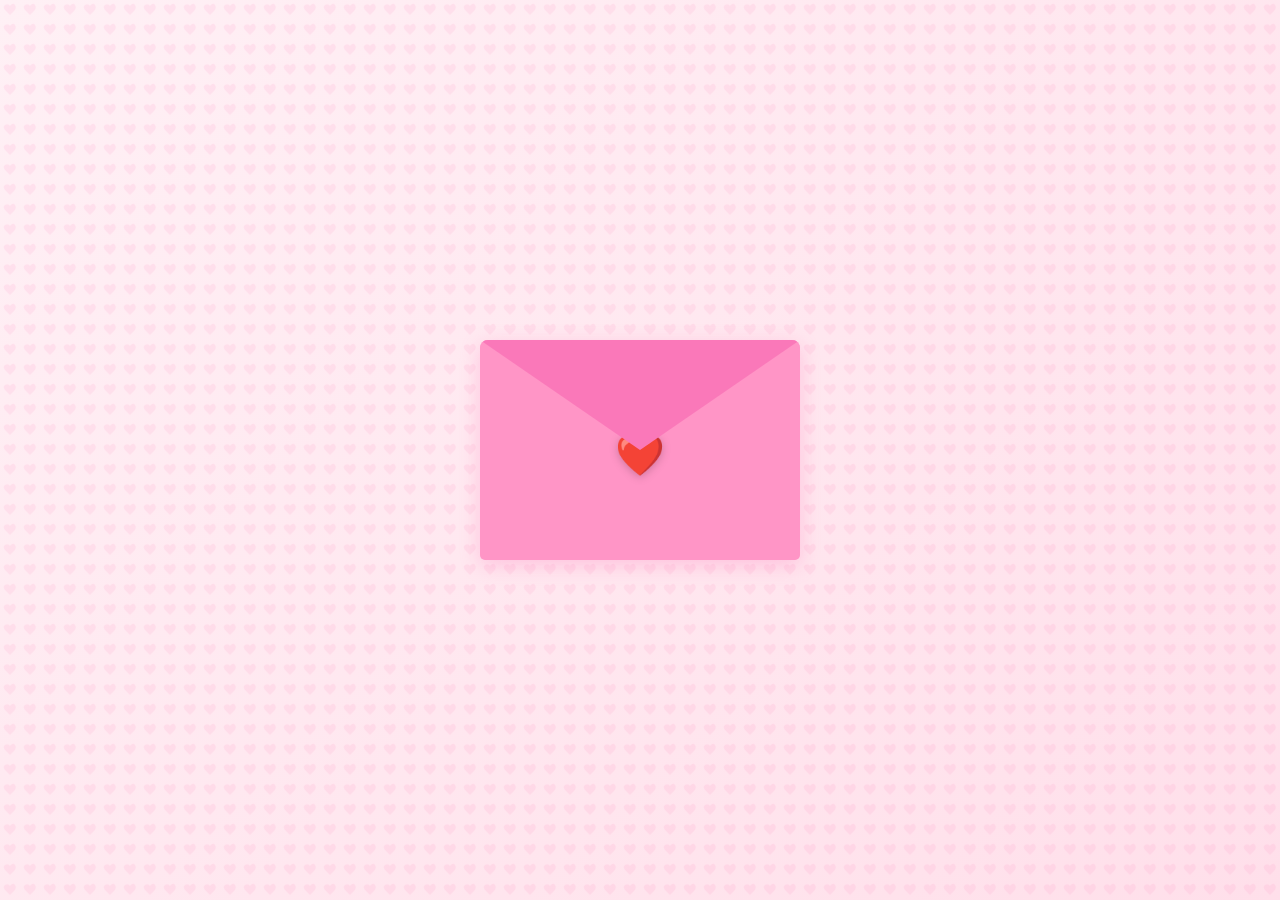
<file: index.html>
<!DOCTYPE html>
<html lang="es">
<head>
    <meta charset="UTF-8">
    <meta name="viewport" content="width=device-width, initial-scale=1.0">
    <title>Sobre Romántico</title>
    <link rel="stylesheet" href="styles.css">
    <link href="https://fonts.googleapis.com/css2?family=Dancing+Script:wght@700&display=swap" rel="stylesheet">
</head>
<body>
    <div class="container">
        <div id="envelope" class="envelope">
            <div class="envelope-front">
                <div class="heart-lock">❤️</div>
            </div>
            <div class="envelope-back"></div>
            <div id="letter" class="letter">
                <div class="letter-content">
                    <p class="message">Eres mi persona favorita</p>
                    <a href="anniversary.html" class="anniversary-btn">Nuestros 6 Meses ❤️</a>
                </div>
            </div>
            <div class="envelope-flap"></div>
        </div>
    </div>
    <script src="script.js"></script>
</body>
</html>
</file>
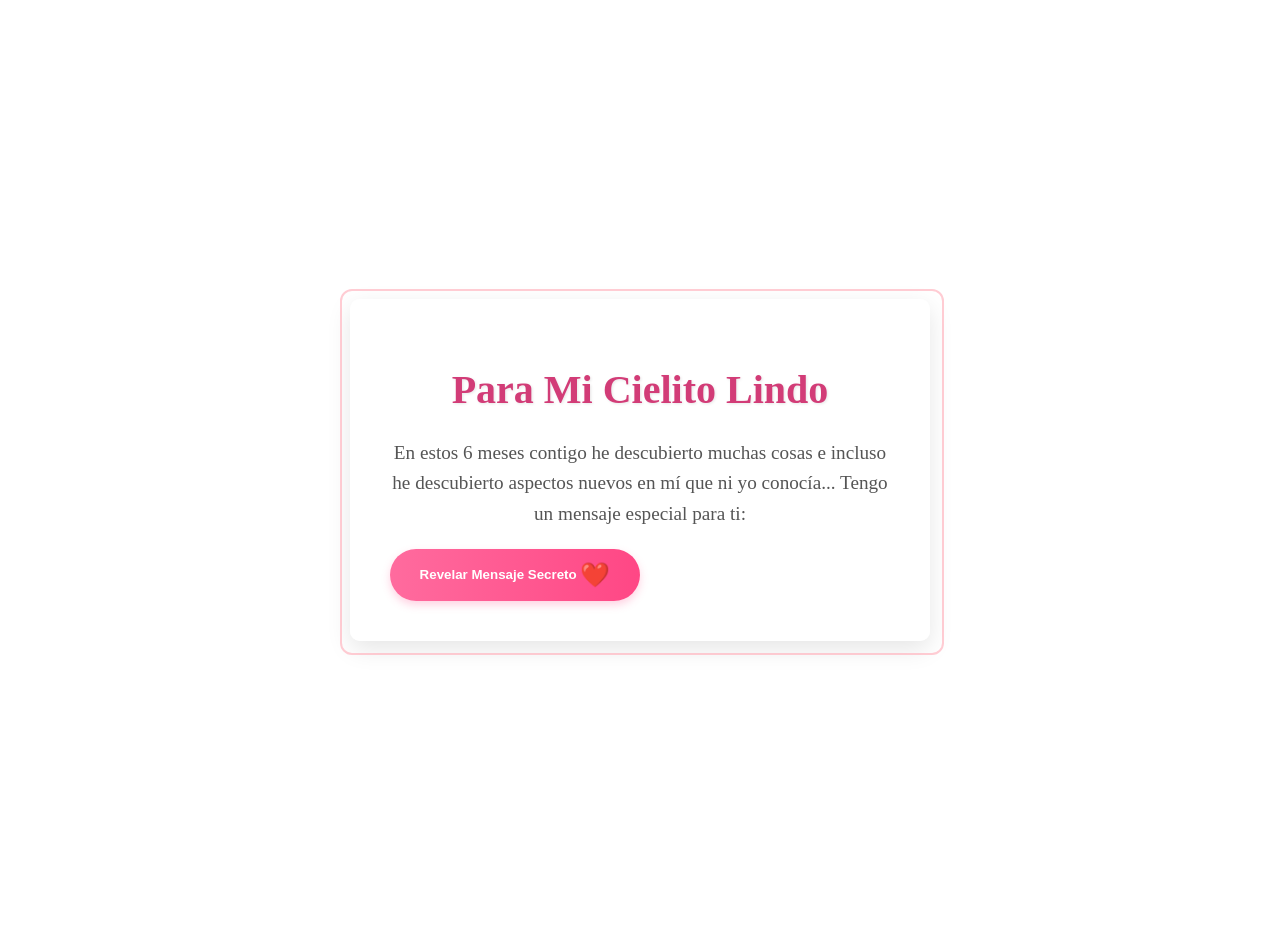
<file: anniversary.html>
<!DOCTYPE html>
<html lang="es">
<head>
    <link rel="stylesheet" href="https://cdnjs.cloudflare.com/ajax/libs/font-awesome/6.4.0/css/all.min.css">
    <meta charset="UTF-8">
    <meta name="viewport" content="width=device-width, initial-scale=1.0">
    <title>6 Meses de Amor</title>
    <style>
        body {
            background: url('https://www.transparenttextures.com/patterns/notebook.png');
            font-family: 'Dancing Script', cursive;
            display: flex;
            justify-content: center;
            align-items: center;
            min-height: 100vh;
            margin: 0;
            padding: 20px;
            background-attachment: fixed;
        }
        
        .love-letter {
            background: rgba(255, 255, 255, 0.95);
            width: 90%;
            max-width: 500px;
            padding: 40px;
            border-radius: 10px;
            box-shadow: 0 8px 25px rgba(0, 0, 0, 0.1);
            position: relative;
            transform-style: preserve-3d;
            transition: all 0.5s ease;
        }
        
        .love-letter::before {
            content: '';
            position: absolute;
            width: calc(100% + 20px);
            height: calc(100% + 20px);
            border: 2px solid #ffb6c1;
            border-radius: 12px;
            top: -10px;
            left: -10px;
            z-index: -1;
            opacity: 0.7;
        }
        
        h1 {
            color: #d23c77;
            text-align: center;
            font-size: 2.5rem;
            margin-bottom: 25px;
            text-shadow: 1px 1px 3px rgba(0, 0, 0, 0.1);
        }
        
        p {
            font-size: 1.2rem;
            line-height: 1.6;
            text-align: center;
            color: #555;
        }
        
        .hidden-message {
            margin: 30px 0;
            padding: 20px;
            background: #ffe6f2;
            border-radius: 8px;
            display: none;
            animation: fadeIn 0.8s ease-out;
            border-left: 4px solid #ff6b9e;
        }
        
        @keyframes fadeIn {
            from { opacity: 0; transform: translateY(10px); }
            to { opacity: 1; transform: translateY(0); }
        }
        
        .btn-container {
            display: flex;
            flex-direction: column;
            align-items: center;
            gap: 15px;
            margin-top: 20px;
        }
        
        .show-btn, .back-btn, .view-more-btn {
            background: linear-gradient(to right, #ff6b9e, #ff4785);
            color: white;
            border: none;
            padding: 12px 25px;
            border-radius: 50px;
            cursor: pointer;
            font-family: 'Arial', sans-serif;
            font-weight: bold;
            width: 80%;
            max-width: 250px;
            text-align: center;
            transition: all 0.3s ease;
            box-shadow: 0 4px 8px rgba(255, 107, 158, 0.3);
            text-decoration: none;
        }
        
        .back-btn {
            background: linear-gradient(to right, #6b8cff, #4785ff);
        }
        
        .view-more-btn {
            background: linear-gradient(to right, #9e6bff, #8547ff);
            margin-top: 0;
        }
        
        .show-btn:hover, .back-btn:hover, .view-more-btn:hover {
            transform: translateY(-3px);
            box-shadow: 0 6px 12px rgba(0, 0, 0, 0.2);
        }
        
        small {
            display: block;
            text-align: right;
            font-size: 0.9rem;
            color: #888;
            margin-top: 15px;
            font-style: italic;
        }
        
        .heart {
            color: #ff6b9e;
            font-size: 1.5rem;
            vertical-align: middle;
            animation: pulse 1.5s infinite;
        }
        
        @keyframes pulse {
            0%, 100% { transform: scale(1); }
            50% { transform: scale(1.2); }
        }
    </style>
</head>
<body>
    <div class="love-letter">
        <h1>Para Mi Cielito Lindo</h1>
        <p>En estos 6 meses contigo he descubierto muchas cosas e incluso he descubierto aspectos nuevos en mí que ni yo conocía... Tengo un mensaje especial para ti:</p>
        
        <button class="show-btn" onclick="document.querySelector('.hidden-message').style.display='block'; this.style.display='none'">
            Revelar Mensaje Secreto <span class="heart">❤️</span>
        </button>
        
        <div class="hidden-message">
            <p>Eres mi persona favorita en este mundo. No cambiaría estos 6 meses por nada. ¿Aceptas ser mi cómplice por muchos meses más?</p>
            <small>Con todo mi amor, tu media naranja <span class="heart">👀 ❤️</span></small>
            
            <div class="btn-container">
                <a href="index.html" class="back-btn">Volver al Sobre</a>
                <a href="linea.html" class="view-more-btn">Continúa y echa otro vistazo <i class="fas fa-arrow-right"></i> </a>
            </div>
        </div>
    </div>
</body>
</html>
</file>
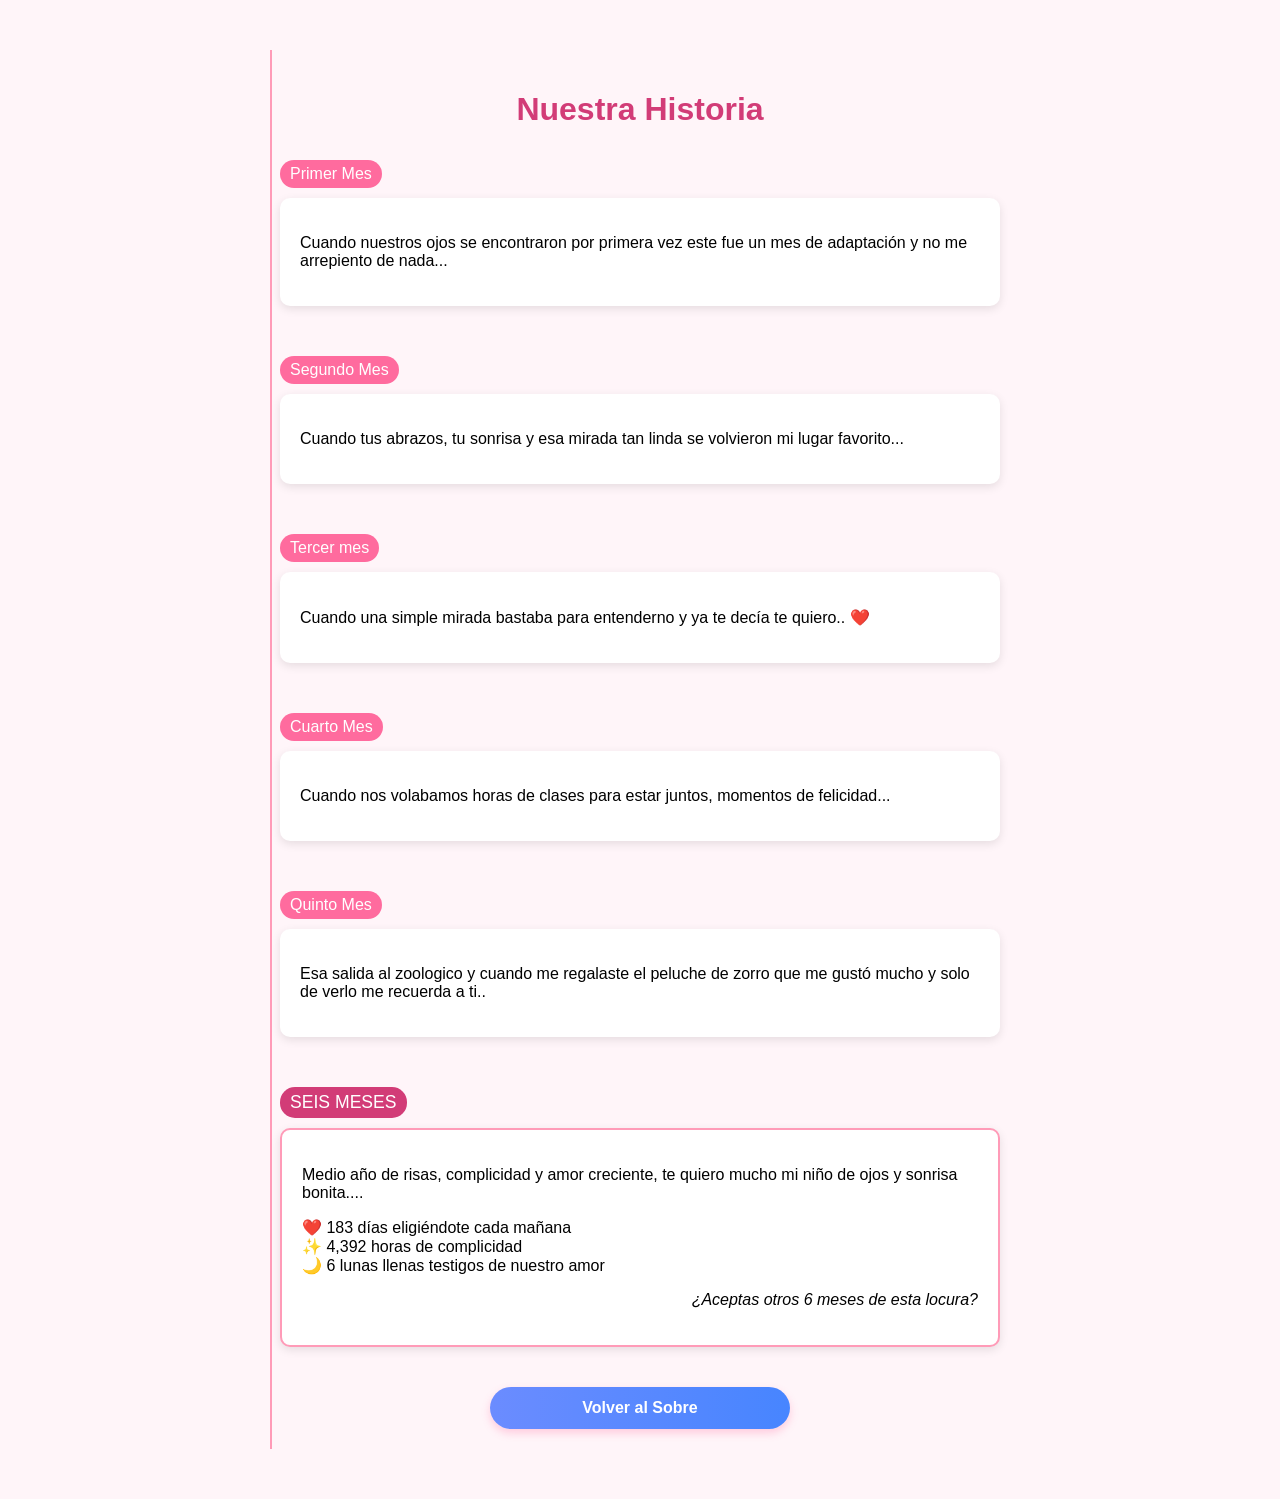
<file: linea.html>
<!DOCTYPE html>
<html lang="es">
<head>
    <meta charset="UTF-8">
    <style>
        body {
            background: #fff5f9;
            font-family: 'Arial', sans-serif;
        }
        .timeline {
            position: relative;
            max-width: 800px;
            margin: 50px auto;
            padding: 20px;
        }
        .timeline::before {
            content: '';
            position: absolute;
            width: 2px;
            background: #ff9bb8;
            top: 0;
            bottom: 0;
            left: 50px;
        }
        .timeline-item {
            padding: 10px 40px;
            position: relative;
            margin-bottom: 30px;
        }
        .timeline-date {
            background: #ff6b9e;
            color: white;
            padding: 5px 10px;
            border-radius: 15px;
            display: inline-block;
            margin-bottom: 10px;
        }
        .timeline-content {
            background: white;
            padding: 20px;
            border-radius: 10px;
            box-shadow: 0 3px 10px rgba(0,0,0,0.1);
        }

        .btn-container {
            display: flex;
            flex-direction: column;
            align-items: center;
            gap: 15px;
            margin-top: 20px;
        }
        .show-btn, .back-btn, .view-more-btn {
            background: linear-gradient(to right, #ff6b9e, #ff4785);
            color: white;
            border: none;
            padding: 12px 25px;
            border-radius: 50px;
            cursor: pointer;
            font-family: 'Arial', sans-serif;
            font-weight: bold;
            width: 80%;
            max-width: 250px;
            text-align: center;
            transition: all 0.3s ease;
            box-shadow: 0 4px 8px rgba(255, 107, 158, 0.3);
            text-decoration: none;
        }
        
        .back-btn {
            background: linear-gradient(to right, #6b8cff, #4785ff);
        }
        
        .view-more-btn {
            background: linear-gradient(to right, #9e6bff, #8547ff);
            margin-top: 0;
        }
        
        .show-btn:hover, .back-btn:hover, .view-more-btn:hover {
            transform: translateY(-3px);
            box-shadow: 0 6px 12px rgba(0, 0, 0, 0.2);
        }
    </style>
</head>
<body>
    <div class="timeline">
        <h1 style="text-align:center; color:#d23c77;">Nuestra Historia</h1>
        
        <div class="timeline-item">
            <div class="timeline-date">Primer Mes</div>
            <div class="timeline-content">
                <p>Cuando nuestros ojos se encontraron por primera vez este fue un mes de adaptación y no me arrepiento de nada...</p>
            </div>
        </div>
        
        <div class="timeline-item">
            <div class="timeline-date">Segundo Mes</div>
            <div class="timeline-content">
                <p>Cuando tus abrazos, tu sonrisa y esa mirada tan linda se volvieron mi lugar favorito...</p>
            </div>
        </div>
        
        <div class="timeline-item">
            <div class="timeline-date">Tercer mes</div>
            <div class="timeline-content">
                <p>Cuando una simple mirada bastaba para entenderno y ya te decía te quiero.. ❤️</p>
            </div>
        </div>
        <div class="timeline-item">
            <div class="timeline-date">Cuarto Mes</div>
            <div class="timeline-content">
                <p>Cuando nos volabamos horas de clases para estar juntos, momentos de felicidad...</p>
            </div>
        </div>
        
        <div class="timeline-item">
            <div class="timeline-date">Quinto Mes</div>
            <div class="timeline-content">
                <p>Esa salida al zoologico y cuando me regalaste el peluche de zorro que me gustó mucho y solo de verlo me recuerda a ti..</p>
            </div>
        </div>

        <div class="timeline-item">
           <div class="timeline-date" style="background:#d23c77; font-size:1.1em;">SEIS MESES</div>
           <div class="timeline-content" style="border:2px solid #ff9bb8;">
               <p>Medio año de risas, complicidad y amor creciente, te quiero mucho mi niño de ojos y sonrisa bonita....</p>
               <ul style="list-style-type:none; padding-left:0;">
                  <li>❤️ 183 días eligiéndote cada mañana</li>
                  <li>✨ 4,392 horas de complicidad</li>
                  <li>🌙 6 lunas llenas testigos de nuestro amor</li>
                </ul>
                <p style="font-style:italic; text-align:right;">¿Aceptas otros 6 meses de esta locura?</p>
            </div>
        </div>
        <div class="btn-container">
            <a href="index.html" class="back-btn">Volver al Sobre</a>
        </div>
    </div>
</body>
</html>
</file>
<file: styles.css>
/* Estilo basado en la referencia */
body {
    background: #f88fb2;
    display: flex;
    justify-content: center;
    align-items: center;
    height: 100vh;
    margin: 0;
    overflow: hidden;
}

body {
    background: linear-gradient(135deg, #fff0f5 0%, #ffdfea 100%);
    overflow: hidden;
}

body::before {
    content: "";
    position: fixed;
    top: 0;
    left: 0;
    width: 100%;
    height: 100%;
    background-image: 
        url('data:image/svg+xml;utf8,<svg xmlns="http://www.w3.org/2000/svg" width="20" height="20" viewBox="0 0 20 20"><path d="M10 6Q8 3 5 5t1 6l4 4 4-4q3-3 1-6t-5 1Z" fill="rgba(255,105,180,0.1)"/></svg>');
    animation: floating-hearts 30s linear infinite;
    z-index: -1;
}

@keyframes floating-hearts {
    0% { transform: translateY(0) translateX(0); }
    50% { transform: translateY(-50vh) translateX(20px); }
    100% { transform: translateY(-100vh) translateX(0); }
}

.container {
    perspective: 1000px;
}

.envelope {
    position: relative;
    width: 320px;
    height: 220px;
    cursor: pointer;
    transform-style: preserve-3d;
}

/* Parte frontal del sobre (rosa intenso) */
.envelope-front {
    position: absolute;
    width: 100%;
    height: 100%;
    background: #ff95c6;
    border-radius: 8px 8px 5px 5px;
    box-shadow: 0 5px 20px rgba(255,105,180,0.3);
    transform-origin: bottom;
    transition: transform 0.8s cubic-bezier(0.68, -0.55, 0.27, 1.55);
    z-index: 3;
}

/* Corazón-candado */
.heart-lock {
    position: absolute;
    top: 92px;
    right: 135px;
    font-size: 40px;
    filter: drop-shadow(0 2px 4px rgba(0,0,0,0.2));
    transition: all 0.3s;
}

.envelope:hover .heart-lock {
    transform: scale(1.1);
}

/* Parte trasera (rosa más claro) */
.envelope-back {
    position: absolute;
    width: 100%;
    height: 100%;
    background: #ffa9d1;
    border-radius: 8px;
    z-index: 1;
}

/* Solapa triangular */
.envelope-flap {
    position: absolute;
    width: 100%;
    height: 100%;
    background: #fa78b9;
    clip-path: polygon(0% 0%, 100% 0%, 50% 50%);
    transform-origin: top;
    transition: transform 0.8s cubic-bezier(0.68, -0.55, 0.27, 1.55);
    z-index: 4;
    border-radius: 8px 8px 0 0;
}

/* Carta que emerge */
.letter {
    position: absolute;
    width: 94%;
    height: 0;
    background: white;
    bottom: 8px;
    left: 3%;
    transition: all 0.8s cubic-bezier(0.68, -0.55, 0.27, 1.55);
    z-index: 0;
    overflow: hidden;
    border-radius: 0 0 4px 4px;
    box-shadow: inset 0 0 8px rgba(0,0,0,0.05);
}

.letter-content {
    padding: 30px;
    opacity: 0;
    transition: opacity 0.5s 0.4s;
}

.message {
    font-family: 'Dancing Script', cursive;
    font-size: 2.5rem;
    color: #a00b56;
    text-align: center;
    margin: 0;
    text-shadow: 0 2px 4px rgba(0,0,0,0.1);
}

/* Estados animados */
.envelope.open .envelope-front {
    transform: rotateX(180deg);
}

.envelope.open .envelope-flap {
    transform: rotateX(-180deg);
    z-index: 1;
}

.envelope.open .letter {
    height: 200px;
    transform: translateY(-180px);
    z-index: 2;
}

.envelope.open .letter-content {
    opacity: 1;
}

/* Añade esto a tu styles.css */
.anniversary-btn {
    display: inline-block;
    margin-top: 25px;
    padding: 12px 25px;
    background: #ff6b9e;
    color: white;
    border-radius: 50px;
    text-decoration: none;
    font-family: 'Montserrat', sans-serif;
    font-weight: bold;
    box-shadow: 0 4px 8px rgba(255,107,158,0.3);
    transition: all 0.3s;
    border: 2px solid white;
}

.anniversary-btn:hover {
    background: #ff4785;
    transform: translateY(-3px);
    box-shadow: 0 6px 12px rgba(255,107,158,0.4);
}
</file>
